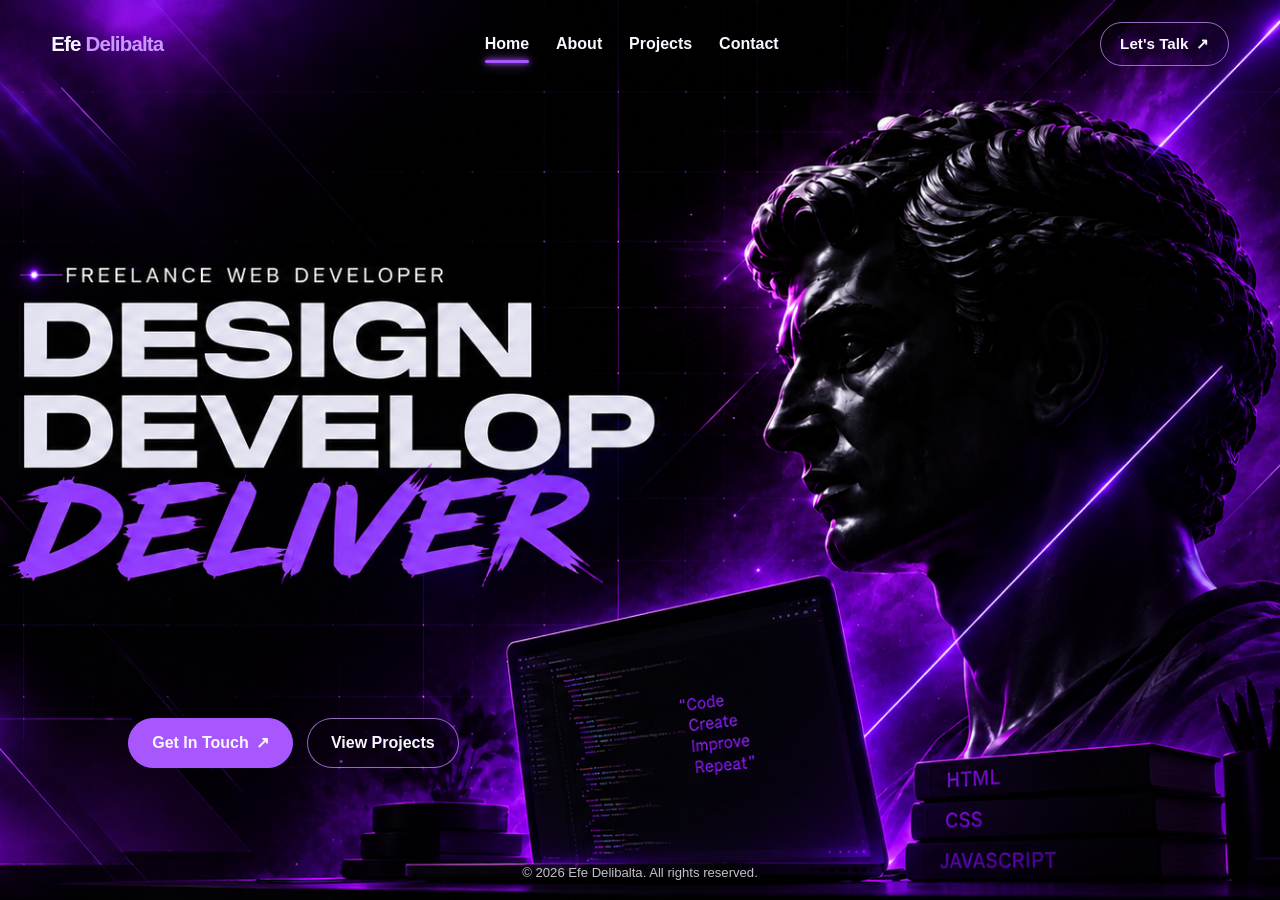
<file: index.html>
<!DOCTYPE html>
<html lang="en">
<head>
    <meta charset="UTF-8">
    <meta name="viewport" content="width=device-width, initial-scale=1.0">
    <meta name="theme-color" content="#07020d">

    <title>Efe Delibalta | Freelance Web Developer</title>
    <link rel="icon" type="image/png" href="favicon.png">

    <link rel="stylesheet" href="ondan.css">
</head>
<body class="home-page">
    <header class="site-header">
        <a class="brand" href="index.html" aria-label="Efe Delibalta home">Efe <span>Delibalta</span></a>

        <button class="menu-toggle" type="button" aria-expanded="false" aria-controls="primary-navigation">
            <span class="sr-only">Open navigation menu</span>
            <span aria-hidden="true"></span>
            <span aria-hidden="true"></span>
            <span aria-hidden="true"></span>
        </button>

        <nav class="navbar" id="primary-navigation" aria-label="Primary navigation">
            <a href="index.html" class="active" aria-current="page">Home</a>
            <a href="about.html">About</a>
            <a href="projects.html">Projects</a>
            <a href="contact.html">Contact</a>
        </nav>

        <a href="contact.html" class="talk-button">Let's Talk <span aria-hidden="true">↗</span></a>
    </header>

    <main class="site-main">
        <section class="hero" aria-label="Introduction">
            <div class="hero-buttons">
                <a class="button button-primary" href="contact.html">Get In Touch <span aria-hidden="true">↗</span></a>
                <a class="button button-secondary" href="projects.html">View Projects</a>
            </div>
        </section>
    </main>

    <footer>
        <p>© 2026 Efe Delibalta. All rights reserved.</p>
    </footer>

    <script src="script.js"></script>
</body>
</html>
</file>
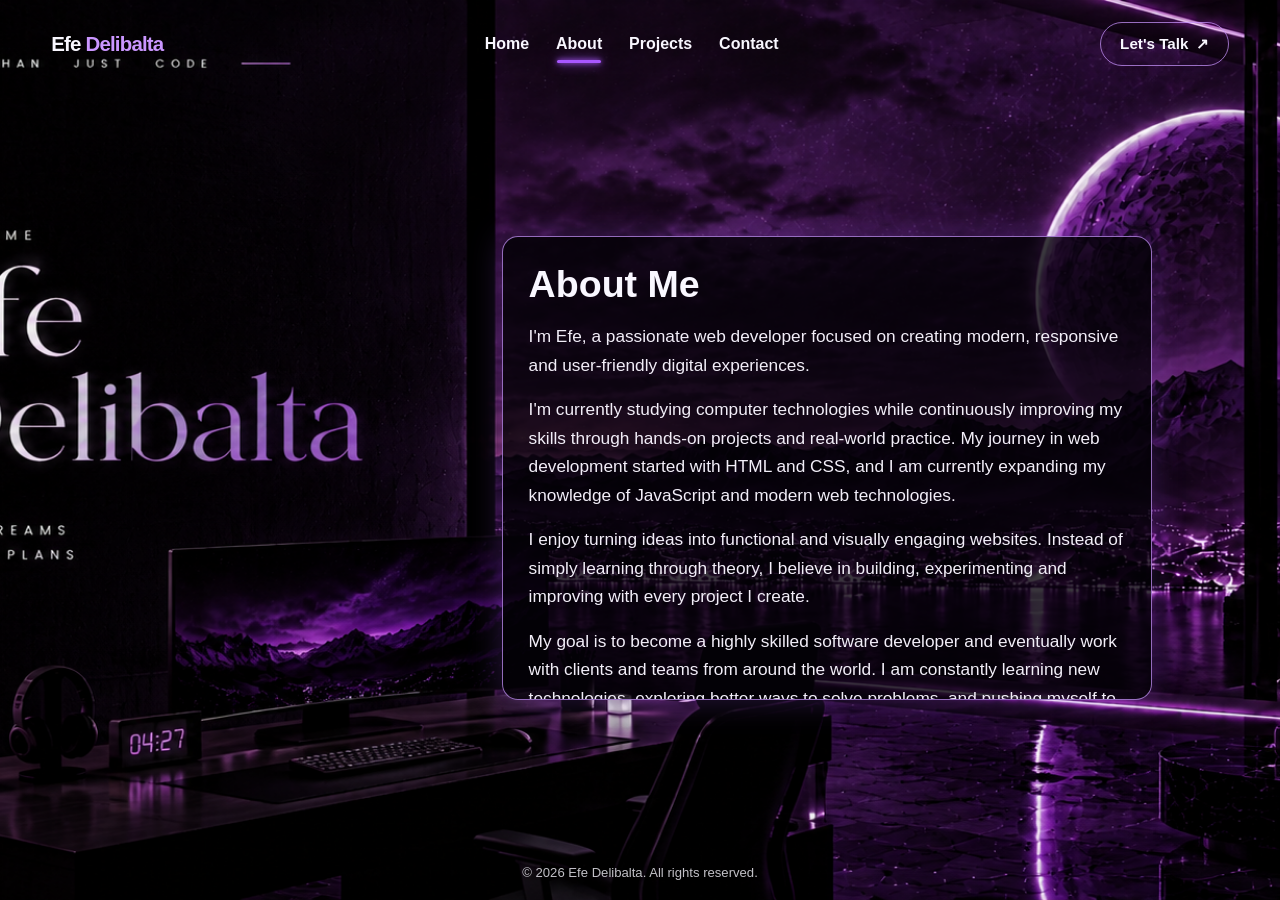
<file: about.html>
<!DOCTYPE html>
<html lang="en">
<head>
    <meta charset="UTF-8">
    <meta name="viewport" content="width=device-width, initial-scale=1.0">
    <meta name="theme-color" content="#07020d">
    <title>About | Efe Delibalta</title>
    <link rel="icon" type="image/png" href="favicon.png">
    <link rel="stylesheet" href="ondan.css">
</head>
<body class="about-page">
    <header class="site-header inner-header">
        <a class="brand" href="index.html" aria-label="Efe Delibalta home">Efe <span>Delibalta</span></a>

        <button class="menu-toggle" type="button" aria-expanded="false" aria-controls="primary-navigation">
            <span class="sr-only">Open navigation menu</span>
            <span aria-hidden="true"></span><span aria-hidden="true"></span><span aria-hidden="true"></span>
        </button>

        <nav class="navbar" id="primary-navigation" aria-label="Primary navigation">
            <a href="index.html">Home</a>
            <a href="about.html" class="active" aria-current="page">About</a>
            <a href="projects.html">Projects</a>
            <a href="contact.html">Contact</a>
        </nav>

        <a href="contact.html" class="talk-button">Let's Talk <span aria-hidden="true">↗</span></a>
    </header>

    <main class="site-main">
        <section class="about page-content">
            <article class="about-box">
                <h1>About Me</h1>
                <p>I'm Efe, a passionate web developer focused on creating modern, responsive and user-friendly digital experiences.</p>
                <p>I'm currently studying computer technologies while continuously improving my skills through hands-on projects and real-world practice. My journey in web development started with HTML and CSS, and I am currently expanding my knowledge of JavaScript and modern web technologies.</p>
                <p>I enjoy turning ideas into functional and visually engaging websites. Instead of simply learning through theory, I believe in building, experimenting and improving with every project I create.</p>
                <p>My goal is to become a highly skilled software developer and eventually work with clients and teams from around the world. I am constantly learning new technologies, exploring better ways to solve problems, and pushing myself to become better with every line of code.</p>
                <p>This portfolio is not just a showcase of my work. It represents my progress, my ambition and the journey I am building one project at a time.</p>

                <h2>My Skills</h2>
                <ul class="skills" aria-label="Skills">
                    <li>HTML</li>
                    <li>CSS</li>
                    <li>JavaScript</li>
                </ul>
            </article>
        </section>
    </main>

    <footer>
        <p>© 2026 Efe Delibalta. All rights reserved.</p>
    </footer>

    <script src="script.js"></script>
</body>
</html>
</file>
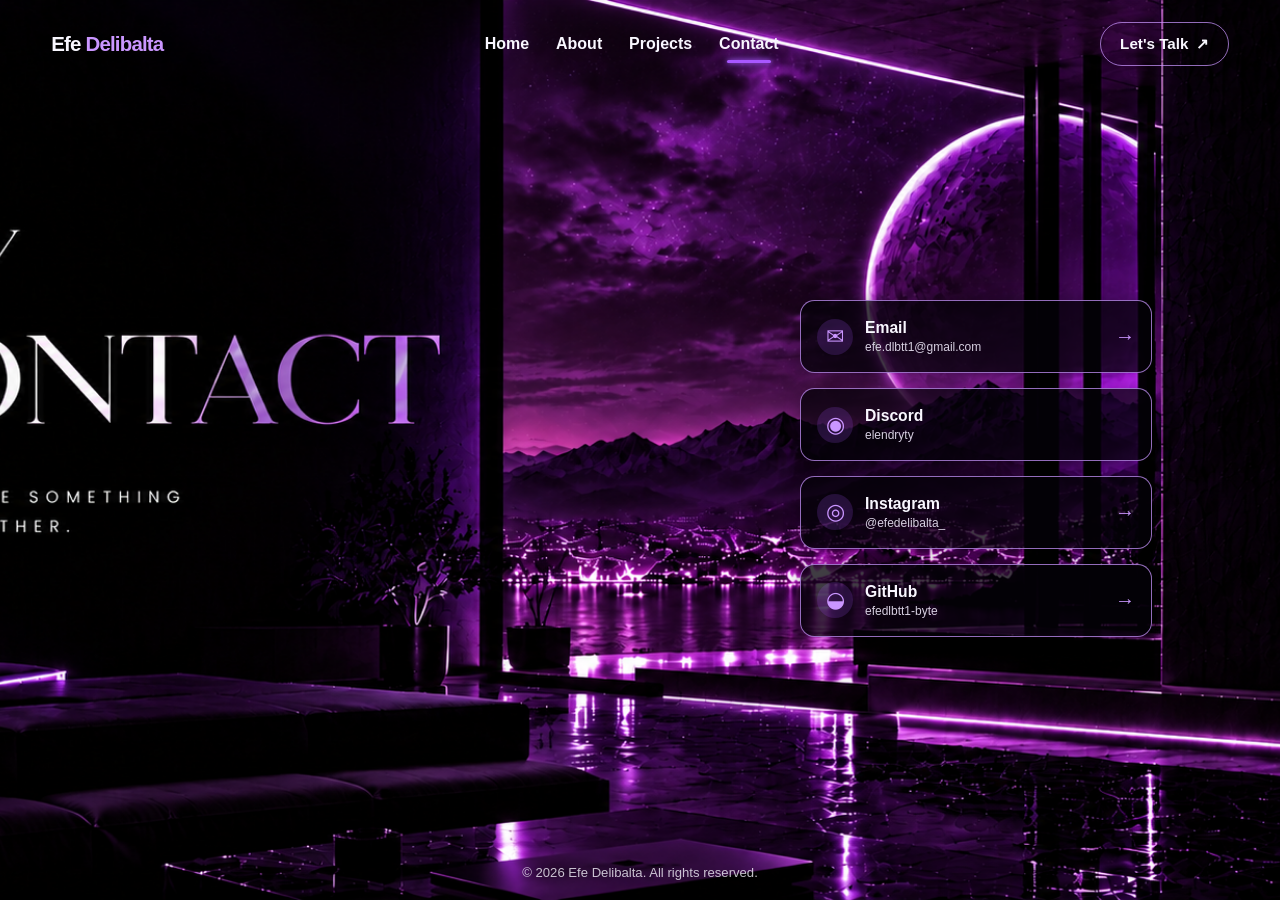
<file: contact.html>
<!DOCTYPE html>
<html lang="en">
<head>
    <meta charset="UTF-8">
    <meta name="viewport" content="width=device-width, initial-scale=1.0">
    <meta name="theme-color" content="#07020d">
    <title>Contact | Efe Delibalta</title>
    <link rel="icon" type="image/png" href="favicon.png">
    <link rel="stylesheet" href="ondan.css">
</head>
<body class="contact-page">
    <header class="site-header inner-header">
        <a class="brand" href="index.html" aria-label="Efe Delibalta home">Efe <span>Delibalta</span></a>

        <button class="menu-toggle" type="button" aria-expanded="false" aria-controls="primary-navigation">
            <span class="sr-only">Open navigation menu</span>
            <span aria-hidden="true"></span><span aria-hidden="true"></span><span aria-hidden="true"></span>
        </button>

        <nav class="navbar" id="primary-navigation" aria-label="Primary navigation">
            <a href="index.html">Home</a>
            <a href="about.html">About</a>
            <a href="projects.html">Projects</a>
            <a href="contact.html" class="active" aria-current="page">Contact</a>
        </nav>

        <a href="contact.html" class="talk-button">Let's Talk <span aria-hidden="true">↗</span></a>
    </header>

    <main class="site-main">
        <section class="contact page-content" aria-label="Contact methods">
            <div class="contact-links">
                <a class="contact-card" href="mailto:efe.dlbtt1@gmail.com">
                    <span class="contact-card-icon" aria-hidden="true">✉</span>
                    <span><strong>Email</strong><small>efe.dlbtt1@gmail.com</small></span>
                    <span class="contact-card-arrow" aria-hidden="true">→</span>
                </a>
                <div class="contact-card contact-card-static" aria-label="Discord username: elendryty">
                    <span class="contact-card-icon" aria-hidden="true">◉</span>
                    <span><strong>Discord</strong><small>elendryty</small></span>
                </div>
                <a class="contact-card" href="https://www.instagram.com/efedelibalta_/" target="_blank" rel="noopener noreferrer">
                    <span class="contact-card-icon" aria-hidden="true">◎</span>
                    <span><strong>Instagram</strong><small>@efedelibalta_</small></span>
                    <span class="contact-card-arrow" aria-hidden="true">→</span>
                </a>
                <a class="contact-card" href="https://github.com/efedlbtt1-byte" target="_blank" rel="noopener noreferrer">
                    <span class="contact-card-icon" aria-hidden="true">◒</span>
                    <span><strong>GitHub</strong><small>efedlbtt1-byte</small></span>
                    <span class="contact-card-arrow" aria-hidden="true">→</span>
                </a>
            </div>
        </section>
    </main>

    <footer>
        <p>© 2026 Efe Delibalta. All rights reserved.</p>
    </footer>

    <script src="script.js"></script>
</body>
</html>
</file>
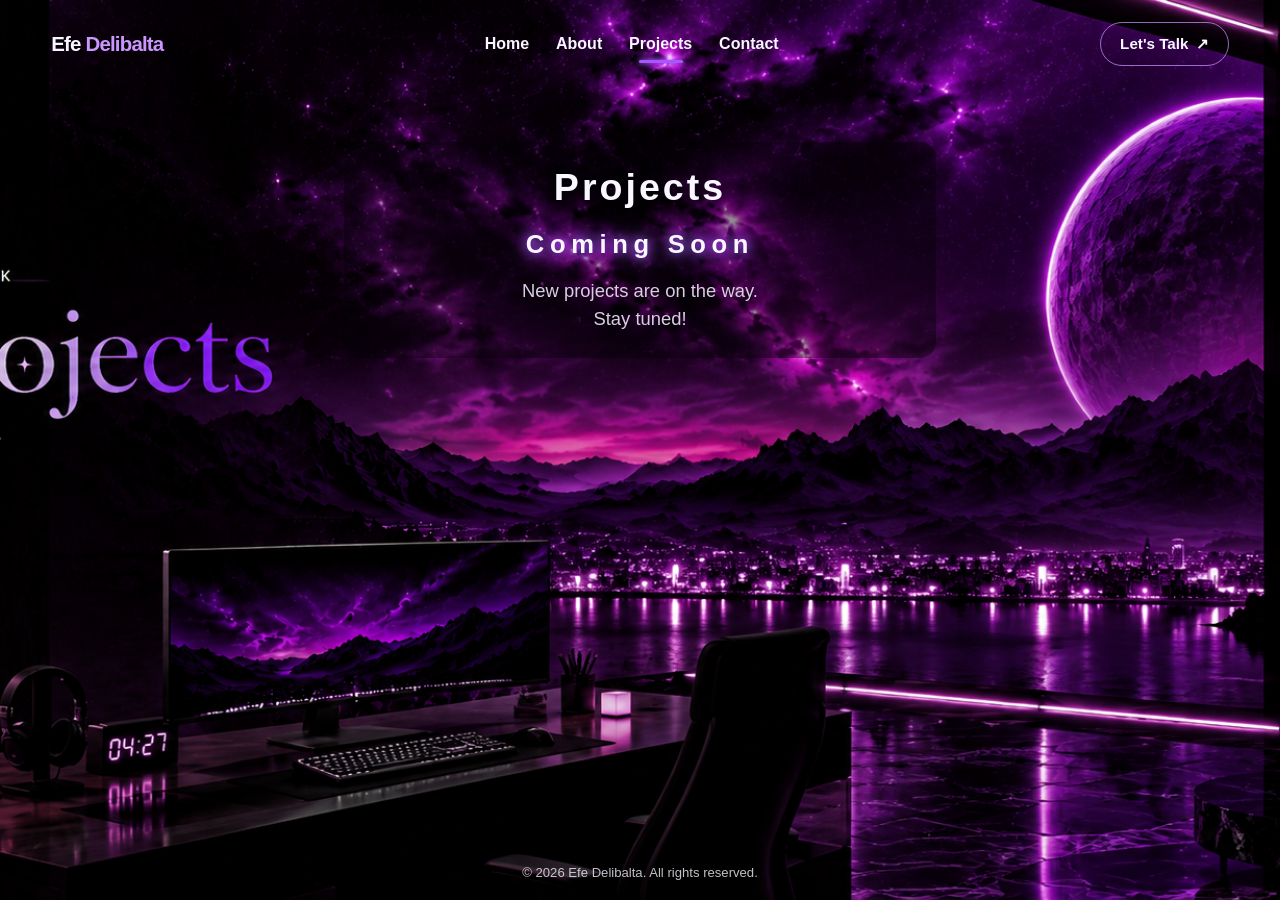
<file: projects.html>
<!DOCTYPE html>
<html lang="en">
<head>
    <meta charset="UTF-8">
    <meta name="viewport" content="width=device-width, initial-scale=1.0">
    <meta name="theme-color" content="#07020d">
    <title>Projects | Efe Delibalta</title>
    <link rel="icon" type="image/png" href="favicon.png">
    <link rel="stylesheet" href="ondan.css">
</head>
<body class="projects-page">
    <header class="site-header inner-header">
        <a class="brand" href="index.html" aria-label="Efe Delibalta home">Efe <span>Delibalta</span></a>

        <button class="menu-toggle" type="button" aria-expanded="false" aria-controls="primary-navigation">
            <span class="sr-only">Open navigation menu</span>
            <span aria-hidden="true"></span><span aria-hidden="true"></span><span aria-hidden="true"></span>
        </button>

        <nav class="navbar" id="primary-navigation" aria-label="Primary navigation">
            <a href="index.html">Home</a>
            <a href="about.html">About</a>
            <a href="projects.html" class="active" aria-current="page">Projects</a>
            <a href="contact.html">Contact</a>
        </nav>

        <a href="contact.html" class="talk-button">Let's Talk <span aria-hidden="true">↗</span></a>
    </header>

    <main class="site-main">
        <section class="projects page-content">
            <article class="projects-box">
                <h1>Projects</h1>
                <p class="eyebrow">Coming Soon</p>
                <p>New projects are on the way.<br>Stay tuned!</p>
            </article>
        </section>
    </main>

    <footer>
        <p>© 2026 Efe Delibalta. All rights reserved.</p>
    </footer>

    <script src="script.js"></script>
</body>
</html>
</file>
<file: ondan.css>
:root {
    --ink: #050208;
    --ink-transparent: rgba(5, 2, 8, 0.78);
    --surface: rgba(10, 5, 18, 0.8);
    --text: #f9f7ff;
    --muted: #d6cfe0;
    --purple: #a857ff;
    --purple-light: #ca96ff;
    --purple-glow: rgba(168, 87, 255, 0.45);
    --border: rgba(202, 150, 255, 0.72);
}

* {
    box-sizing: border-box;
}

html {
    min-width: 320px;
    background: var(--ink);
    scroll-behavior: smooth;
}

body {
    min-height: 100vh;
    min-height: 100svh;
    margin: 0;
    display: flex;
    flex-direction: column;
    overflow-x: hidden;
    background-color: var(--ink);
    background-position: center;
    background-repeat: no-repeat;
    background-size: cover;
    color: var(--text);
    font-family: Arial, Helvetica, sans-serif;
}

a {
    color: inherit;
}

.home-page { background-image: url("img/ondan.png"); }
.about-page { background-image: url("img/about.png"); }
.projects-page { background-image: url("img/projects.png"); }
.contact-page { background-image: url("img/contact.png"); }

.site-header {
    position: relative;
    z-index: 10;
    display: flex;
    align-items: center;
    justify-content: space-between;
    gap: 2rem;
    width: 100%;
    padding: 1.35rem clamp(1.25rem, 4vw, 4rem);
}

.brand {
    flex: 0 0 auto;
    color: var(--text);
    font-size: clamp(1.2rem, 1.6vw, 1.55rem);
    font-weight: 700;
    letter-spacing: -0.04em;
    text-decoration: none;
    white-space: nowrap;
}

.brand span {
    color: var(--purple-light);
}

.navbar {
    display: flex;
    align-items: center;
    justify-content: center;
    gap: clamp(1rem, 2.1vw, 2rem);
}

.navbar a {
    position: relative;
    padding: 0.45rem 0;
    color: var(--text);
    font-size: 1rem;
    font-weight: 600;
    text-decoration: none;
    transition: color 180ms ease;
}

.navbar a:hover,
.navbar a:focus-visible {
    color: var(--purple-light);
}

.navbar a.active::after {
    position: absolute;
    right: 50%;
    bottom: -0.2rem;
    left: 50%;
    width: 2.75rem;
    height: 0.22rem;
    border-radius: 999px;
    background: var(--purple);
    box-shadow: 0 0 0.35rem var(--purple), 0 0 0.75rem var(--purple);
    content: "";
    transform: translateX(-50%);
}

.talk-button,
.button {
    display: inline-flex;
    align-items: center;
    justify-content: center;
    gap: 0.45rem;
    border: 1px solid var(--border);
    border-radius: 999px;
    color: var(--text);
    font-weight: 700;
    text-decoration: none;
    transition: transform 180ms ease, background-color 180ms ease, box-shadow 180ms ease;
}

.talk-button {
    flex: 0 0 auto;
    min-height: 2.8rem;
    padding: 0.7rem 1.2rem;
    font-size: 0.95rem;
}

.talk-button:hover,
.talk-button:focus-visible,
.button-primary:hover,
.button-primary:focus-visible {
    background: var(--purple);
    box-shadow: 0 0.65rem 1.75rem var(--purple-glow);
    transform: translateY(-2px);
}

.site-main {
    display: flex;
    flex: 1 0 auto;
    flex-direction: column;
    width: 100%;
    
}

.hero {
    display: flex;
    flex: 1;
    align-items: flex-end;
    min-height: clamp(30rem, calc(100svh - 9.75rem), 50rem);
    padding: 2rem clamp(1.25rem, 10vw, 10rem) clamp(3rem, 9vh, 6.5rem);
}

.hero-buttons {
    display: flex;
    flex-wrap: wrap;
    gap: 0.85rem;
}

.button {
    min-height: 3.15rem;
    padding: 0.85rem 1.45rem;
}

.button-primary {
    border-color: var(--purple);
    background: var(--purple);
}

.button-secondary {
    background: rgba(5, 2, 8, 0.44);
}

.button-secondary:hover,
.button-secondary:focus-visible {
    border-color: var(--purple-light);
    background: rgba(168, 87, 255, 0.18);
    box-shadow: 0 0.5rem 1.4rem rgba(0, 0, 0, 0.35);
    transform: translateY(-2px);
}

.page-content {
    display: flex;
    flex: 1;
    min-height: clamp(30rem, calc(100svh - 9.75rem), 50rem);
    padding: clamp(2rem, 7vh, 5rem) clamp(1.25rem, 10vw, 10rem);
}

.about {
    align-items: center;
    justify-content: flex-end;
}

.about-box {
    width: min(40.625rem, 100%);
    max-height: min(29rem, 60vh);
    padding: clamp(1.25rem, 2vw, 2rem);
    overflow-y: auto;
    border: 1px solid var(--border);
    border-radius: 1rem;
    background: var(--ink-transparent);
    box-shadow: 0 0 2rem rgba(168, 87, 255, 0.25);
    scrollbar-color: var(--purple) rgba(0, 0, 0, 0.3);
    scrollbar-width: thin;
}

.about-box::-webkit-scrollbar { width: 0.5rem; }
.about-box::-webkit-scrollbar-track { background: rgba(0, 0, 0, 0.3); }
.about-box::-webkit-scrollbar-thumb { border-radius: 999px; background: var(--purple); }

.about-box h1,
.projects-box h1 {
    margin: 0 0 1rem;
    font-size: clamp(1.7rem, 3vw, 2.35rem);
}

.about-box h2 {
    margin: 1.8rem 0 0.85rem;
    font-size: 1.3rem;
}

.about-box p {
    margin: 0 0 1rem;
    color: #f2eef8;
    font-size: clamp(0.98rem, 1.35vw, 1.1rem);
    line-height: 1.65;
    text-align: left;
}

.skills {
    display: flex;
    flex-wrap: wrap;
    gap: 0.65rem;
    margin: 0;
    padding: 0;
    list-style: none;
}

.skills li {
    padding: 0.55rem 0.9rem;
    border: 1px solid var(--purple);
    border-radius: 999px;
    background: rgba(168, 87, 255, 0.12);
    font-size: 0.92rem;
    font-weight: 700;
}

.projects {
    align-items: flex-start;
    justify-content: center;
    padding-top: clamp(2rem, 6vh, 4.5rem);
    text-align: center;
}

.projects-box {
    width: min(37rem, 100%);
    padding: 1.5rem;
    border-radius: 1rem;
    background: rgba(5, 2, 8, 0.44);
    text-shadow: 0 0.15rem 0.8rem rgba(0, 0, 0, 0.9);
}

.projects-box h1 {
    letter-spacing: 0.08em;
}

.projects-box p {
    margin: 0;
    color: var(--muted);
    font-size: clamp(1rem, 1.6vw, 1.15rem);
    line-height: 1.55;
}

.projects-box .eyebrow {
    margin: 0 0 0.75rem;
    color: var(--text);
    font-size: clamp(1.3rem, 2vw, 1.7rem);
    font-weight: 800;
    letter-spacing: 0.22em;
    text-shadow: 0 0 0.65rem var(--purple), 0 0 1.25rem var(--purple);
}

.contact {
    align-items: center;
    justify-content: flex-end;
}

.contact-links {
    display: grid;
    width: min(22rem, 100%);
    gap: 0.9rem;
}

.contact-card {
    display: grid;
    grid-template-columns: 2.25rem 1fr auto;
    align-items: center;
    min-height: 4.6rem;
    gap: 0.75rem;
    padding: 0.7rem 1rem;
    border: 1px solid var(--border);
    border-radius: 0.9rem;
    background: rgba(4, 2, 8, 0.76);
    color: var(--text);
    text-align: left;
    text-decoration: none;
    box-shadow: 0 0 1rem rgba(0, 0, 0, 0.28);
    transition: border-color 180ms ease, background-color 180ms ease, transform 180ms ease;
}

.contact-card:hover,
.contact-card:focus-visible {
    border-color: var(--purple-light);
    background: rgba(35, 12, 61, 0.9);
    transform: translateX(-0.25rem);
}

.contact-card-static {
    grid-template-columns: 2.25rem 1fr;
}

.contact-card-icon {
    display: grid;
    width: 2.25rem;
    height: 2.25rem;
    place-items: center;
    border-radius: 50%;
    background: rgba(168, 87, 255, 0.18);
    color: var(--purple-light);
    font-size: 1.35rem;
}

.contact-card strong,
.contact-card small {
    display: block;
}

.contact-card strong { font-size: 0.98rem; }
.contact-card small {
    margin-top: 0.16rem;
    color: var(--muted);
    font-size: 0.75rem;
    overflow-wrap: anywhere;
}

.contact-card-arrow {
    color: var(--purple-light);
    font-size: 1.25rem;
}

footer {
    position: relative;
    z-index: 1;
    flex: 0 0 auto;
    padding: 1rem 1.25rem 1.25rem;
    color: rgba(249, 247, 255, 0.78);
    font-size: 0.82rem;
    text-align: center;
}

footer p { margin: 0; }

.menu-toggle,
.sr-only {
    display: none;
}

:focus-visible {
    outline: 3px solid var(--purple-light);
    outline-offset: 3px;
}

@media (max-width: 760px) {
    body {
        background-attachment: scroll;
    }

    .site-header {
        flex-wrap: wrap;
        gap: 0.7rem;
        padding: 1rem 1.15rem;
        background: linear-gradient(to bottom, rgba(5, 2, 8, 0.96), rgba(5, 2, 8, 0.76));
        backdrop-filter: blur(0.5rem);
    }

    .brand {
        font-size: 1.25rem;
    }

    .talk-button {
        display: none;
    }

    .menu-toggle {
        display: grid;
        width: 2.75rem;
        height: 2.75rem;
        place-content: center;
        gap: 0.28rem;
        padding: 0;
        border: 1px solid var(--border);
        border-radius: 0.65rem;
        background: rgba(168, 87, 255, 0.1);
        color: var(--text);
        cursor: pointer;
    }

    .menu-toggle > span:not(.sr-only) {
        display: block;
        width: 1.1rem;
        height: 0.12rem;
        border-radius: 999px;
        background: currentColor;
        transition: transform 180ms ease, opacity 180ms ease;
    }

    .menu-toggle[aria-expanded="true"] > span:nth-of-type(2) {
        transform: translateY(0.4rem) rotate(45deg);
    }

    .menu-toggle[aria-expanded="true"] > span:nth-of-type(3) {
        opacity: 0;
    }

    .menu-toggle[aria-expanded="true"] > span:nth-of-type(4) {
        transform: translateY(-0.4rem) rotate(-45deg);
    }

    .sr-only {
        position: absolute;
        width: 1px;
        height: 1px;
        padding: 0;
        overflow: hidden;
        clip: rect(0, 0, 0, 0);
        white-space: nowrap;
        border: 0;
    }

    .navbar {
        display: flex;
        flex-direction: column;
        flex-basis: 100%;
        width: 100%;
        gap: 0;
        max-height: 0;
        overflow: hidden;
        opacity: 0;
        transition: max-height 220ms ease, opacity 180ms ease;
    }

    .navbar a {
        flex: 0 0 auto;
        min-height: 2.75rem;
        padding: 0.7rem 0.25rem 0.7rem 1rem;
        border-top: 1px solid rgba(202, 150, 255, 0.18);
    }

    .navbar.is-open {
        max-height: 15rem;
        opacity: 1;
    }

    .navbar a.active::after {
        top: 50%;
        right: auto;
        bottom: auto;
        left: 0;
        width: 0.22rem;
        height: 1.45rem;
        transform: translateY(-50%);
    }

    .home-page {
    background-image: url("img/ondan.png");
    background-repeat: no-repeat;
    background-size: cover;
    background-position: center bottom;
}

    .hero,
    .page-content {
        min-height: calc(100svh - 8.4rem);
        padding: 1.5rem 1.15rem 2.75rem;
    }

    .hero {
        align-items: flex-end;
    }

    .hero-buttons {
        width: 100%;
        flex-direction: column;
    }

    .button {
        width: 100%;
    }

    .about-page,
    .projects-page,
    .contact-page {
        background-position: center top;
        background-size: auto 100svh;
    }

    .about,
    .projects,
    .contact {
        align-items: flex-start;
        justify-content: center;
    }

    .about-box {
        max-height: none;
        padding: 1.2rem;
        background: rgba(5, 2, 8, 0.9);
    }

    .about-box h1 { font-size: 1.7rem; }
    .about-box p { font-size: 0.98rem; line-height: 1.58; }

    .projects {
        padding-top: 3rem;
    }

    .projects-box {
        padding: 1.35rem 1rem;
        background: rgba(5, 2, 8, 0.78);
    }

    .projects-box .eyebrow {
        letter-spacing: 0.14em;
    }

    .contact {
        padding-top: 2.5rem;
    }

    .contact-links {
        width: 100%;
    }

    .contact-card {
        min-height: 4.4rem;
        background: rgba(5, 2, 8, 0.9);
    }

    .contact-card:hover,
    .contact-card:focus-visible {
        transform: translateY(-0.15rem);
    }

    footer {
        padding: 0.9rem 1rem 1.1rem;
        font-size: 0.75rem;
    }
}

@media (max-width: 380px) {
    .site-header { padding-inline: 0.9rem; }
    .hero,
    .page-content { padding-inline: 0.9rem; }
    .contact-card { gap: 0.55rem; padding-inline: 0.75rem; }
    .contact-card small { font-size: 0.7rem; }
}

@media (prefers-reduced-motion: reduce) {
    *,
    *::before,
    *::after {
        scroll-behavior: auto !important;
        transition-duration: 0.01ms !important;
        animation-duration: 0.01ms !important;
    }
}
</file>
